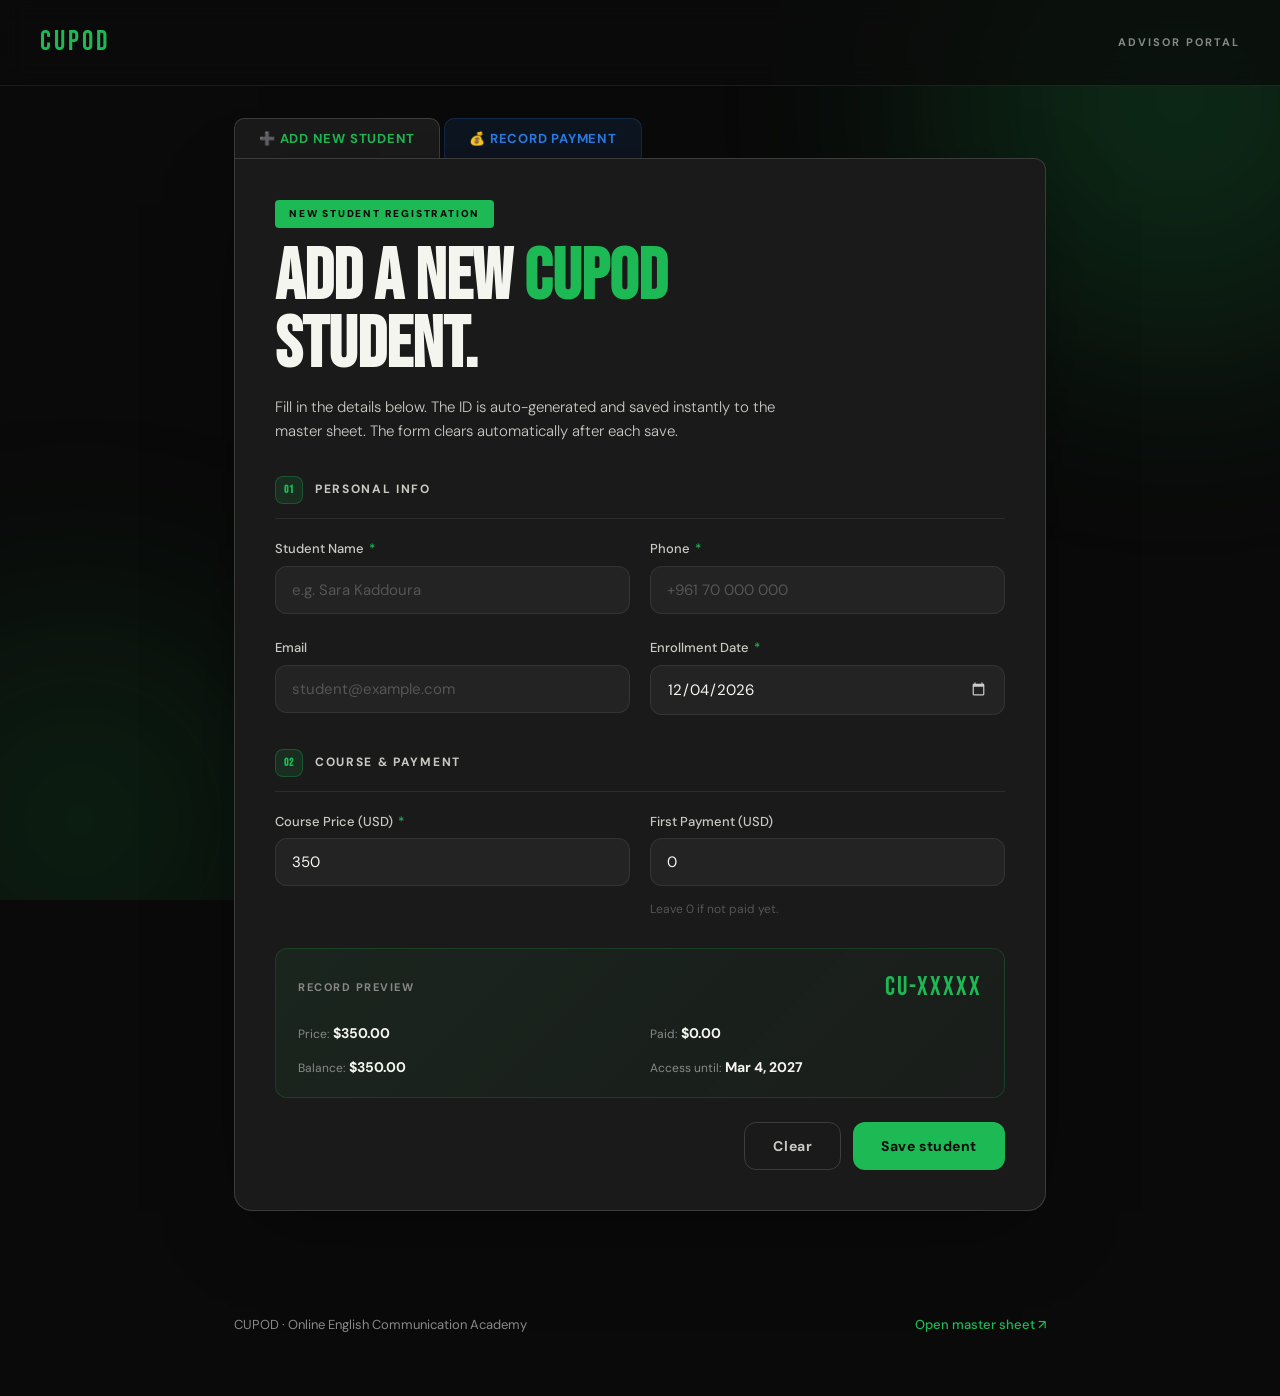
<file: index.html>
<!DOCTYPE html>
<html lang="en">
<head>
<meta charset="UTF-8"/>
<meta name="viewport" content="width=device-width, initial-scale=1.0"/>
<title>CUPOD — Advisor Portal</title>
<link href="https://fonts.googleapis.com/css2?family=Bebas+Neue&family=DM+Sans:wght@300;400;500;700;900&display=swap" rel="stylesheet"/>
<style>
*{box-sizing:border-box;margin:0;padding:0}
:root{
  --green:#1DB954;--gl:#24e066;--black:#0a0a0a;--dark2:#1a1a1a;--dark3:#232323;
  --line:rgba(255,255,255,0.08);--line2:rgba(255,255,255,0.15);
  --white:#f5f5f0;--g1:#c9c9c4;--g2:#888;--g3:#555;
  --red:#ff5a5a;--blue:#2C7BE5;--bl:#4d94ff;--r:12px;--rl:18px;
}
html{scroll-behavior:smooth}
body{background:var(--black);color:var(--white);font-family:'DM Sans',system-ui,sans-serif;
  font-size:16px;line-height:1.6;min-height:100vh;overflow-x:hidden}
.bg{position:fixed;inset:0;z-index:0;overflow:hidden;pointer-events:none}
.orb{position:absolute;border-radius:50%;filter:blur(120px);opacity:.18}
.o1{width:500px;height:500px;background:var(--green);top:-150px;right:-150px;animation:f1 22s ease-in-out infinite}
.o2{width:400px;height:400px;background:#1a8c3f;bottom:-120px;left:-120px;animation:f2 26s ease-in-out infinite}
@keyframes f1{0%,100%{transform:translate(0,0)}50%{transform:translate(-40px,40px)}}
@keyframes f2{0%,100%{transform:translate(0,0)}50%{transform:translate(60px,-30px)}}

/* NAV */
nav{position:relative;z-index:10;display:flex;align-items:center;justify-content:space-between;
  padding:20px 40px;border-bottom:1px solid var(--line);background:rgba(10,10,10,.7);backdrop-filter:blur(12px)}
.logo{font-family:'Bebas Neue',sans-serif;font-size:28px;letter-spacing:3px;color:var(--green)}
.nav-tag{font-size:11px;font-weight:700;letter-spacing:.18em;color:var(--g2);text-transform:uppercase}

/* TABS */
.tabs-bar{position:relative;z-index:1;display:flex;gap:4px;max-width:860px;margin:32px auto 0;padding:0 24px}
.tab-btn{font-family:inherit;font-size:13px;font-weight:700;letter-spacing:.06em;
  padding:11px 24px;border-radius:10px 10px 0 0;border:1px solid transparent;border-bottom:none;
  cursor:pointer;transition:all .2s;text-transform:uppercase}
.tab-btn.tadd{background:rgba(29,185,84,.1);color:var(--green);border-color:rgba(29,185,84,.2)}
.tab-btn.tadd.active{background:var(--dark2);border-color:var(--line2)}
.tab-btn.tpay{background:rgba(44,123,229,.1);color:var(--blue);border-color:rgba(44,123,229,.2)}
.tab-btn.tpay.active{background:var(--dark2);border-color:var(--line2)}
.tab-btn:not(.active):hover{opacity:.75}

/* WRAP */
.wrap{position:relative;z-index:1;max-width:860px;margin:0 auto;padding:0 24px 80px}
.panel{background:var(--dark2);border:1px solid var(--line2);
  border-radius:0 12px 18px 18px;padding:40px;
  box-shadow:0 24px 80px -24px rgba(0,0,0,.5)}
.panel.hidden{display:none}

/* HERO */
.hero{margin-bottom:32px}
.badge{display:inline-block;font-size:10px;font-weight:900;letter-spacing:.18em;
  padding:6px 14px;border-radius:4px;margin-bottom:16px}
.bdg-g{background:var(--green);color:var(--black)}
.bb{background:var(--blue);color:#fff}
h1{font-family:'Bebas Neue',sans-serif;font-size:clamp(40px,7vw,72px);line-height:.95;margin-bottom:14px}
h1 em{color:var(--green);font-style:normal}
h1 em.b{color:var(--blue)}
.sub{color:var(--g1);font-size:15px;font-weight:300;max-width:520px;line-height:1.65}

/* SECTIONS */
.fsec{margin-bottom:28px}
.stitle{font-size:12px;font-weight:700;letter-spacing:.14em;color:var(--g1);text-transform:uppercase;
  display:flex;align-items:center;gap:12px;padding-bottom:14px;border-bottom:1px solid var(--line);margin-bottom:20px}
.sn{display:inline-flex;align-items:center;justify-content:center;width:28px;height:28px;
  background:rgba(29,185,84,.12);color:var(--green);border:1px solid rgba(29,185,84,.3);
  border-radius:8px;font-size:11px;font-weight:900;font-family:'Bebas Neue',sans-serif;letter-spacing:1px}
.sn.b{background:rgba(44,123,229,.12);color:var(--blue);border-color:rgba(44,123,229,.3)}

/* FIELDS */
.g2{display:grid;grid-template-columns:repeat(2,1fr);gap:18px 20px}
.field{display:flex;flex-direction:column;gap:6px}
label{font-size:13px;font-weight:500;color:var(--g1)}
.rq{color:var(--green);margin-left:2px}
.rqb{color:var(--blue);margin-left:2px}
input{background:var(--dark3);border:1px solid var(--line);border-radius:var(--r);
  padding:13px 16px;color:var(--white);font-family:inherit;font-size:15px;outline:none;width:100%;
  transition:border-color .2s,box-shadow .2s}
input::placeholder{color:var(--g3)}
input:focus{border-color:var(--green);background:var(--black);box-shadow:0 0 0 3px rgba(29,185,84,.12)}
input.fb:focus{border-color:var(--blue);box-shadow:0 0 0 3px rgba(44,123,229,.12)}
input.bad{border-color:var(--red);box-shadow:0 0 0 3px rgba(255,90,90,.1)}
input::-webkit-calendar-picker-indicator{filter:invert(1) brightness(.8);cursor:pointer}
.hint{font-size:12px;color:var(--g3);margin-top:2px}
.ferr{font-size:12px;color:var(--red);min-height:0;max-height:0;overflow:hidden;transition:max-height .25s}
.ferr.on{max-height:28px;margin-top:2px}

/* PREVIEW */
.preview{background:linear-gradient(135deg,rgba(29,185,84,.07),rgba(29,185,84,.02));
  border:1px solid rgba(29,185,84,.2);border-radius:var(--r);padding:18px 22px;margin:20px 0 24px}
.ph{display:flex;justify-content:space-between;align-items:center;margin-bottom:12px}
.pl{font-size:11px;font-weight:700;letter-spacing:.14em;color:var(--g2);text-transform:uppercase}
.pid{font-family:'Bebas Neue',sans-serif;font-size:26px;letter-spacing:2px;color:var(--green)}
.pg{display:grid;grid-template-columns:repeat(2,1fr);gap:8px 20px}
.pk{font-size:12px;color:var(--g2);margin-right:4px}
.pv{font-size:14px;font-weight:700;color:var(--white)}

/* LOOKUP BOX */
.lbox{background:rgba(44,123,229,.05);border:1px solid rgba(44,123,229,.2);
  border-radius:var(--r);padding:20px;margin-bottom:24px}
.lrow{display:flex;gap:10px;align-items:flex-end}
.lrow .field{flex:1}
.lbtn{font-family:inherit;font-size:13px;font-weight:700;padding:13px 20px;
  background:var(--blue);color:#fff;border:none;border-radius:var(--r);
  cursor:pointer;white-space:nowrap;transition:background .2s,transform .12s;flex-shrink:0}
.lbtn:hover{background:var(--bl);transform:translateY(-1px)}
.lbtn:disabled{opacity:.6;cursor:not-allowed}
.sfound{margin-top:14px;padding:14px 16px;background:rgba(29,185,84,.08);
  border:1px solid rgba(29,185,84,.25);border-radius:10px;font-size:14px;line-height:1.8;display:none}
.sfound.show{display:block}
.sfname{font-weight:700;color:var(--white);font-size:15px}
.sfbal{color:var(--green);font-weight:700}
.sfno{margin-top:14px;padding:12px 16px;background:rgba(255,90,90,.08);
  border:1px solid rgba(255,90,90,.2);border-radius:10px;font-size:13px;color:#ff8080;display:none}
.sfno.show{display:block}

/* SLOTS */
.slots{display:flex;gap:6px;margin-top:8px}
.slot{width:28px;height:6px;border-radius:3px;background:var(--dark3);border:1px solid var(--line2)}
.slot.used{background:var(--green)}
.slot.next{background:rgba(44,123,229,.5);border-color:var(--blue)}

/* ACTIONS */
.actions{display:flex;justify-content:flex-end;gap:12px;margin-top:24px}
.btn{font-family:inherit;font-size:14px;font-weight:700;letter-spacing:.04em;padding:14px 28px;
  border-radius:var(--r);cursor:pointer;border:none;
  transition:transform .12s,background .2s,opacity .2s;display:inline-flex;align-items:center;gap:8px}
.btn:disabled{cursor:not-allowed;opacity:.7}
.btn-g{background:transparent;color:var(--g1);border:1px solid var(--line2)}
.btn-g:hover{background:var(--dark3);color:var(--white)}
.btn-green{background:var(--green);color:var(--black)}
.btn-green:hover:not(:disabled){background:var(--gl);transform:translateY(-1px)}
.btn-blue{background:var(--blue);color:#fff}
.btn-blue:hover:not(:disabled){background:var(--bl);transform:translateY(-1px)}
.spin{display:none;width:14px;height:14px;border:2px solid rgba(255,255,255,.3);
  border-top-color:#fff;border-radius:50%;animation:spin .8s linear infinite}
.btn-green .spin{border-color:rgba(0,0,0,.2);border-top-color:#000}
.btn.loading .spin{display:inline-block}
.btn.loading .lbl{opacity:.7}
@keyframes spin{to{transform:rotate(360deg)}}

/* DEBUG */
.debug{background:rgba(255,200,0,.06);border:1px solid rgba(255,200,0,.25);border-radius:10px;
  padding:14px 16px;margin-top:16px;font-size:12px;color:#ffd060;line-height:1.85;
  font-family:monospace;white-space:pre-wrap;word-break:break-all;display:none}
.debug.show{display:block}

footer{position:relative;z-index:1;max-width:860px;margin:24px auto 0;padding:0 24px 60px;
  display:flex;justify-content:space-between;flex-wrap:wrap;gap:10px;font-size:13px;color:var(--g2)}
footer a{color:var(--green);text-decoration:none;font-weight:500}

/* TOAST */
.toast{position:fixed;bottom:28px;left:50%;transform:translateX(-50%) translateY(120%);
  background:var(--dark2);border:1px solid var(--line2);border-radius:var(--r);
  box-shadow:0 16px 60px rgba(0,0,0,.5);padding:14px 20px 14px 16px;
  display:flex;gap:14px;align-items:center;min-width:280px;z-index:9999;
  transition:transform .35s cubic-bezier(.2,.9,.3,1.2),opacity .25s;opacity:0}
.toast.show{transform:translateX(-50%) translateY(0);opacity:1}
.toast.et{border-color:rgba(255,90,90,.4)}
.ti{width:30px;height:30px;background:var(--green);color:#000;border-radius:50%;
  display:flex;align-items:center;justify-content:center;font-weight:900;flex-shrink:0;font-size:15px}
.toast.et .ti{background:var(--red);color:#fff}
.tt{font-weight:700;font-size:14px}
.tm{font-size:13px;color:var(--g1)}

/* MODAL */
.modal{position:fixed;inset:0;z-index:999;display:none;align-items:center;justify-content:center;padding:24px}
.modal.show{display:flex;animation:mf .3s ease}
@keyframes mf{from{opacity:0}to{opacity:1}}
.mbd{position:absolute;inset:0;background:rgba(0,0,0,.75);backdrop-filter:blur(6px)}
.mc{position:relative;background:var(--dark2);border:1px solid var(--line2);
  border-radius:var(--rl);padding:40px;max-width:460px;width:100%;text-align:center;
  animation:mp .35s cubic-bezier(.2,.9,.3,1.2)}
@keyframes mp{from{transform:scale(.92);opacity:0}to{transform:scale(1);opacity:1}}
.mck{width:72px;height:72px;border-radius:50%;display:flex;align-items:center;justify-content:center;
  margin:0 auto 20px;font-size:36px;font-weight:900;animation:cp .5s cubic-bezier(.2,.9,.3,1.2)}
.mck.gr{background:var(--green);color:#000}
.mck.bl{background:var(--blue);color:#fff}
@keyframes cp{0%{transform:scale(0)}60%{transform:scale(1.15)}100%{transform:scale(1)}}
.mc h3{font-family:'Bebas Neue',sans-serif;font-size:32px;letter-spacing:1px;margin-bottom:16px}
.md{background:var(--dark3);border-radius:var(--r);padding:16px;margin-bottom:24px;
  text-align:left;font-size:14px;line-height:1.9;color:var(--g1)}
.md strong{color:var(--white)}
.mid{font-weight:700;font-size:15px}
.mid.gr{color:var(--green)}
.mid.bl{color:var(--blue)}
.ma{display:flex;gap:10px;justify-content:center}

@media(max-width:700px){
  nav{padding:14px 18px}
  .tabs-bar{padding:0 16px;margin-top:20px}
  .tab-btn{padding:8px 14px;font-size:12px}
  .wrap{padding:0 16px 60px}
  .panel{padding:22px;border-radius:0 10px 16px 16px}
  .g2{grid-template-columns:1fr}
  .pg{grid-template-columns:1fr}
  .actions{flex-direction:column-reverse}
  .btn{width:100%;justify-content:center}
  .lrow{flex-direction:column}
  .lbtn{width:100%}
  .ma{flex-direction:column-reverse}
  .ma .btn{width:100%}
}
</style>
</head>
<body>

<div class="bg" aria-hidden="true">
  <div class="orb o1"></div>
  <div class="orb o2"></div>
</div>

<nav>
  <div class="logo">CUPOD</div>
  <div class="nav-tag">Advisor Portal</div>
</nav>

<!-- TABS -->
<div class="tabs-bar">
  <button class="tab-btn tadd active" id="tabAdd" onclick="switchTab('add')">➕ Add New Student</button>
  <button class="tab-btn tpay"        id="tabPay" onclick="switchTab('pay')">💰 Record Payment</button>
</div>

<div class="wrap">

  <!-- ══════════════════════════════
       TAB 1: ADD NEW STUDENT
       ══════════════════════════════ -->
  <div class="panel" id="panelAdd">
    <div class="hero">
      <div class="badge bdg-g">NEW STUDENT REGISTRATION</div>
      <h1>Add a new <em>CUPOD</em><br>student.</h1>
      <p class="sub">Fill in the details below. The ID is auto-generated and saved instantly to the master sheet. The form clears automatically after each save.</p>
    </div>

    <form id="addForm" novalidate>
      <div class="fsec">
        <h2 class="stitle"><span class="sn">01</span>Personal Info</h2>
        <div class="g2">
          <div class="field">
            <label for="sName">Student Name <span class="rq">*</span></label>
            <input type="text" id="sName" required maxlength="80" autocomplete="name" placeholder="e.g. Sara Kaddoura"/>
            <div class="ferr" id="e-sName"></div>
          </div>
          <div class="field">
            <label for="sPhone">Phone <span class="rq">*</span></label>
            <input type="tel" id="sPhone" required maxlength="30" autocomplete="tel" placeholder="+961 70 000 000"/>
            <div class="ferr" id="e-sPhone"></div>
          </div>
          <div class="field">
            <label for="sEmail">Email</label>
            <input type="email" id="sEmail" maxlength="120" autocomplete="email" placeholder="student@example.com"/>
            <div class="ferr" id="e-sEmail"></div>
          </div>
          <div class="field">
            <label for="sDate">Enrollment Date <span class="rq">*</span></label>
            <input type="date" id="sDate" required/>
            <div class="ferr" id="e-sDate"></div>
          </div>
        </div>
      </div>

      <div class="fsec">
        <h2 class="stitle"><span class="sn">02</span>Course & Payment</h2>
        <div class="g2">
          <div class="field">
            <label for="sPrice">Course Price (USD) <span class="rq">*</span></label>
            <input type="number" id="sPrice" required min="0" max="10000" value="350"/>
            <div class="ferr" id="e-sPrice"></div>
          </div>
          <div class="field">
            <label for="sPay">First Payment (USD)</label>
            <input type="number" id="sPay" min="0" max="10000" value="0"/>
            <div class="ferr" id="e-sPay"></div>
            <div class="hint">Leave 0 if not paid yet.</div>
          </div>
        </div>
      </div>

      <div class="preview">
        <div class="ph"><span class="pl">Record Preview</span><span class="pid">CU-XXXXX</span></div>
        <div class="pg">
          <div><span class="pk">Price:</span><span class="pv" id="pvT">$0.00</span></div>
          <div><span class="pk">Paid:</span><span class="pv" id="pvP">$0.00</span></div>
          <div><span class="pk">Balance:</span><span class="pv" id="pvB">$0.00</span></div>
          <div><span class="pk">Access until:</span><span class="pv" id="pvA">—</span></div>
        </div>
      </div>

      <div class="debug" id="dbAdd"></div>

      <div class="actions">
        <button type="button" class="btn btn-g" onclick="clearAdd()">Clear</button>
        <button type="submit" class="btn btn-green" id="btnAdd">
          <span class="lbl">Save student</span><span class="spin"></span>
        </button>
      </div>
    </form>
  </div>

  <!-- ══════════════════════════════
       TAB 2: RECORD PAYMENT
       ══════════════════════════════ -->
  <div class="panel hidden" id="panelPay">
    <div class="hero">
      <div class="badge bb">RECORD A PAYMENT</div>
      <h1>Add a <em class="b">payment</em><br>to a student.</h1>
      <p class="sub">Enter the student ID to look them up, then record their payment amount and date.</p>
    </div>

    <!-- STEP 1: LOOKUP -->
    <div class="lbox">
      <h2 class="stitle"><span class="sn b">01</span>Find the Student</h2>
      <div class="lrow">
        <div class="field">
          <label for="lkId">Student ID</label>
          <input type="text" id="lkId" class="fb" placeholder="e.g. CU00045" maxlength="20"/>
        </div>
        <button type="button" class="lbtn" id="lkBtn" onclick="lookupStudent()">Look up →</button>
      </div>
      <div class="sfound" id="sfound"></div>
      <div class="sfno"   id="sfno">No student found with that ID. Check and try again.</div>
    </div>

    <!-- STEP 2: PAYMENT DETAILS (shown after lookup) -->
    <div id="payForm" style="display:none">
      <div class="fsec">
        <h2 class="stitle"><span class="sn b">02</span>Payment Details</h2>
        <div class="g2">
          <div class="field">
            <label for="pAmt">Amount (USD) <span class="rqb">*</span></label>
            <input type="number" id="pAmt" class="fb" required min="1" max="10000" placeholder="e.g. 150"/>
            <div class="ferr" id="e-pAmt"></div>
          </div>
          <div class="field">
            <label for="pDate">Payment Date <span class="rqb">*</span></label>
            <input type="date" id="pDate" class="fb" required/>
            <div class="ferr" id="e-pDate"></div>
          </div>
        </div>
        <div style="margin-top:14px">
          <div class="hint" style="font-size:13px;color:var(--g1);margin-bottom:6px">Payment slot:</div>
          <div class="slots">
            <div class="slot" id="sl1"></div>
            <div class="slot" id="sl2"></div>
            <div class="slot" id="sl3"></div>
          </div>
          <div class="hint" style="margin-top:6px" id="slHint"></div>
        </div>
      </div>

      <div class="debug" id="dbPay"></div>

      <div class="actions">
        <button type="button" class="btn btn-g" onclick="clearPay()">Cancel</button>
        <button type="button" class="btn btn-blue" id="btnPay" onclick="submitPayment()">
          <span class="lbl">Record payment</span><span class="spin"></span>
        </button>
      </div>
    </div>

  </div>
</div>

<footer>
  <span>CUPOD · Online English Communication Academy</span>
  <a id="sheetLink" href="https://docs.google.com/spreadsheets/d/1c5PS0vxg0dJYa8DAupnONGgP_cOnYeWA8XIiCJ7zcsw/edit" target="_blank" rel="noopener">Open master sheet ↗</a>
</footer>

<!-- TOAST -->
<div class="toast" id="toast" aria-live="polite">
  <div class="ti" id="ti">✓</div>
  <div><div class="tt" id="tt"></div><div class="tm" id="tm"></div></div>
</div>

<!-- MODAL -->
<div class="modal" id="modal">
  <div class="mbd" onclick="closeModal()"></div>
  <div class="mc">
    <div class="mck" id="mck">✓</div>
    <h3 id="mh"></h3>
    <div class="md" id="md"></div>
    <div class="ma">
      <button class="btn btn-g" id="mab" onclick="doAnother()">Add another</button>
      <button class="btn" id="mcb" onclick="closeModal()">Done</button>
    </div>
  </div>
</div>

<script>
// ── YOUR CONFIG ────────────────────────────────────────────
const SCRIPT_URL = 'https://script.google.com/macros/s/AKfycbws35PehUyQ5kCtwT7PiosIzIRe1bNvBIvnBKvad1EBw7Obh6CwT191UMUj8jIgNOMT/exec';
const ACCESS_DAYS = 90;
// ──────────────────────────────────────────────────────────

let foundStudent = null;
let afterModal   = null;

// ── INIT ──────────────────────────────────────────────────
document.addEventListener('DOMContentLoaded', () => {
  setToday('sDate');
  setToday('pDate');
  ['sPrice','sPay','sDate'].forEach(id => document.getElementById(id).addEventListener('input', updatePreview));
  updatePreview();
  document.getElementById('addForm').querySelectorAll('input').forEach(inp => {
    inp.addEventListener('blur',  () => vf(inp));
    inp.addEventListener('input', () => inp.classList.contains('bad') && vf(inp));
  });
  document.getElementById('addForm').addEventListener('submit', handleAdd);
  document.getElementById('lkId').addEventListener('keydown', e => e.key==='Enter' && lookupStudent());
  document.addEventListener('keydown', e => e.key==='Escape' && closeModal());
});

// ── TABS ──────────────────────────────────────────────────
function switchTab(t) {
  ['add','pay'].forEach(x => {
    document.getElementById('tab'+cap(x)).classList.toggle('active', x===t);
    document.getElementById('panel'+cap(x)).classList.toggle('hidden', x!==t);
  });
}
function cap(s){ return s.charAt(0).toUpperCase()+s.slice(1); }

// ── PREVIEW ───────────────────────────────────────────────
function updatePreview() {
  const p = parseFloat(document.getElementById('sPrice').value)||0;
  const a = parseFloat(document.getElementById('sPay').value)||0;
  const d = document.getElementById('sDate').value;
  document.getElementById('pvT').textContent = '$'+p.toFixed(2);
  document.getElementById('pvP').textContent = '$'+a.toFixed(2);
  document.getElementById('pvB').textContent = '$'+Math.max(0,p-a).toFixed(2);
  if(d){
    const dt=new Date(d+'T00:00:00'); dt.setDate(dt.getDate()+ACCESS_DAYS);
    document.getElementById('pvA').textContent=dt.toLocaleDateString('en-US',{month:'short',day:'numeric',year:'numeric'});
  } else document.getElementById('pvA').textContent='—';
}

// ── VALIDATION ────────────────────────────────────────────
function vf(inp) {
  const id=inp.id, val=inp.value.trim(), err=document.getElementById('e-'+id);
  let msg='';
  if(inp.required&&!val)                                                     msg='Required';
  else if(id==='sName'&&val&&val.length<2)                                   msg='Name too short';
  else if(id==='sPhone'&&(val.match(/\d/g)||[]).length<6)                    msg='Enter a valid phone number';
  else if(id==='sEmail'&&val&&!/^[^\s@]+@[^\s@]+\.[^\s@]+$/.test(val))      msg='Invalid email';
  else if(id==='sPrice'&&(isNaN(parseFloat(val))||parseFloat(val)<0))        msg='Must be a positive number';
  else if(id==='sPay'&&val){
    const pay=parseFloat(val),price=parseFloat(document.getElementById('sPrice').value)||0;
    if(isNaN(pay)||pay<0) msg='Must be positive'; else if(pay>price) msg='Cannot exceed course price';
  }
  if(msg){ inp.classList.add('bad'); if(err){err.textContent=msg;err.classList.add('on');} return false; }
  inp.classList.remove('bad'); if(err){err.textContent='';err.classList.remove('on');} return true;
}

function vAll() {
  let ok=true,first=null;
  document.getElementById('addForm').querySelectorAll('input').forEach(inp=>{
    if(!vf(inp)){ if(!first)first=inp; ok=false; }
  });
  if(first)first.focus(); return ok;
}

// ── ADD STUDENT ───────────────────────────────────────────
async function handleAdd(e) {
  e.preventDefault();
  if(!vAll()){ showToast('err','Fix the errors','Check highlighted fields.'); return; }

  const btn = document.getElementById('btnAdd');
  btn.classList.add('loading'); btn.disabled=true;

  const data = {
    action:'addStudent',
    studentName: document.getElementById('sName').value.trim(),
    email:       document.getElementById('sEmail').value.trim(),
    phone:       document.getElementById('sPhone').value.trim(),
    coursePrice: String(parseFloat(document.getElementById('sPrice').value)||0),
    firstPayment:String(parseFloat(document.getElementById('sPay').value)||0),
    enrollDate:  document.getElementById('sDate').value,
    accessDays:  String(ACCESS_DAYS),
  };

  try {
    const r = await call(data,'dbAdd');
    if(r.status==='success'){
      const price=parseFloat(data.coursePrice), paid=parseFloat(data.firstPayment);
      // ✅ AUTO-CLEAR immediately after save
      clearAdd();
      showModal({
        ck:'gr', title:'Student saved!',
        html: '<div class="mid gr">'+esc(r.studentId)+'</div>'+
              '<div><strong>'+esc(data.studentName)+'</strong></div>'+
              '<div>Phone: '+esc(data.phone)+'</div>'+
              '<div>Enrolled: '+esc(data.enrollDate)+'</div>'+
              '<div>Price: $'+price.toFixed(2)+' · Paid: $'+paid.toFixed(2)+' · Balance: $'+(price-paid).toFixed(2)+'</div>',
        aLabel:'Add another', aCls:'btn-g btn-green',
        onA: ()=>{ closeModal(); document.getElementById('sName').focus(); }
      });
      showToast('ok','Saved! '+r.studentId, data.studentName+' added to sheet.');
    } else throw new Error(r.message||'Script error');
  } catch(err){ showToast('err','Could not save',err.message); }
  finally { btn.classList.remove('loading'); btn.disabled=false; }
}

function clearAdd() {
  document.getElementById('addForm').reset();
  setToday('sDate');
  document.getElementById('sPrice').value='350';
  document.getElementById('sPay').value='0';
  document.getElementById('addForm').querySelectorAll('input').forEach(i=>i.classList.remove('bad'));
  document.getElementById('addForm').querySelectorAll('.ferr').forEach(e=>{e.textContent='';e.classList.remove('on');});
  document.getElementById('dbAdd').classList.remove('show');
  updatePreview();
}

// ── LOOKUP STUDENT ────────────────────────────────────────
async function lookupStudent() {
  const rawId = document.getElementById('lkId').value.trim().toUpperCase();
  const btn   = document.getElementById('lkBtn');
  const sfEl  = document.getElementById('sfound');
  const noEl  = document.getElementById('sfno');
  const pfEl  = document.getElementById('payForm');

  if(!rawId){ document.getElementById('lkId').classList.add('bad'); return; }
  document.getElementById('lkId').classList.remove('bad');
  sfEl.classList.remove('show'); noEl.classList.remove('show');
  pfEl.style.display='none'; foundStudent=null;

  btn.disabled=true; btn.textContent='Looking up...';

  try {
    const r = await call({action:'lookupStudent', studentId:rawId}, 'dbPay');
    if(r.status==='success'&&r.student){
      foundStudent = r.student;
      const s=r.student, used=parseInt(s.paymentSlotsFilled)||0, next=used+1;

      // Update slot indicators
      for(let i=1;i<=3;i++){
        const el=document.getElementById('sl'+i);
        el.className='slot';
        if(i<=used) el.classList.add('used');
        else if(i===next) el.classList.add('next');
      }
      document.getElementById('slHint').textContent =
        used===3 ? '⚠️ All 3 slots are full.' : 'Payment '+next+' of 3 will be recorded.';

      sfEl.innerHTML =
        '<div class="sfname">'+esc(s.name)+'</div>'+
        '<div style="font-size:13px;color:var(--g1)">ID: <strong>'+esc(s.id)+'</strong> · Phone: '+esc(s.phone||'—')+'</div>'+
        '<div style="font-size:13px;color:var(--g1)">Course: $'+parseFloat(s.coursePrice||0).toFixed(2)+
          ' · Paid: $'+parseFloat(s.totalPaid||0).toFixed(2)+
          ' · <span class="sfbal">Balance: $'+parseFloat(s.balance||0).toFixed(2)+'</span></div>'+
        '<div style="font-size:13px;color:var(--g1)">Status: '+(s.status||'—')+'</div>';
      sfEl.classList.add('show');

      if(used<3){ pfEl.style.display='block'; document.getElementById('pAmt').focus(); }
      else showToast('err','All slots full','3 payments already recorded for this student.');

    } else { noEl.classList.add('show'); foundStudent=null; }
  } catch(err){ noEl.textContent='Error: '+err.message; noEl.classList.add('show'); }
  finally { btn.disabled=false; btn.textContent='Look up →'; }
}

// ── RECORD PAYMENT ────────────────────────────────────────
async function submitPayment() {
  if(!foundStudent){ showToast('err','No student','Look up a student first.'); return; }

  const amtEl=document.getElementById('pAmt'), dtEl=document.getElementById('pDate');
  const amtEr=document.getElementById('e-pAmt'), dtEr=document.getElementById('e-pDate');
  let ok=true;

  const amt=parseFloat(amtEl.value);
  if(!amtEl.value||isNaN(amt)||amt<=0){
    amtEl.classList.add('bad'); amtEr.textContent='Enter a valid amount'; amtEr.classList.add('on'); ok=false;
  } else { amtEl.classList.remove('bad'); amtEr.textContent=''; amtEr.classList.remove('on'); }

  if(!dtEl.value){
    dtEl.classList.add('bad'); dtEr.textContent='Date is required'; dtEr.classList.add('on'); ok=false;
  } else { dtEl.classList.remove('bad'); dtEr.textContent=''; dtEr.classList.remove('on'); }

  if(!ok) return;

  const btn=document.getElementById('btnPay');
  btn.classList.add('loading'); btn.disabled=true;

  try {
    const r = await call({
      action:'recordPayment',
      studentId:   foundStudent.id,
      amount:      String(amt),
      paymentDate: dtEl.value,
    }, 'dbPay');

    if(r.status==='success'){
      showModal({
        ck:'bl', title:'Payment recorded!',
        html: '<div class="mid bl">Payment '+r.slotUsed+' of 3</div>'+
              '<div><strong>'+esc(foundStudent.name)+'</strong> ('+esc(foundStudent.id)+')</div>'+
              '<div>Amount: <strong>$'+amt.toFixed(2)+'</strong></div>'+
              '<div>Date: '+esc(dtEl.value)+'</div>'+
              '<div>New balance: $'+parseFloat(r.newBalance||0).toFixed(2)+'</div>',
        aLabel:'Record another', aCls:'btn-g',
        onA: ()=>{ closeModal(); clearPay(); switchTab('pay'); }
      });
      showToast('ok','Payment saved!','$'+amt.toFixed(2)+' for '+foundStudent.name);
      clearPay();
    } else throw new Error(r.message||'Script error');
  } catch(err){ showToast('err','Could not record',err.message); }
  finally { btn.classList.remove('loading'); btn.disabled=false; }
}

function clearPay() {
  document.getElementById('lkId').value='';
  document.getElementById('lkId').classList.remove('bad');
  document.getElementById('sfound').classList.remove('show');
  document.getElementById('sfno').classList.remove('show');
  document.getElementById('payForm').style.display='none';
  document.getElementById('pAmt').value='';
  setToday('pDate');
  document.getElementById('dbPay').classList.remove('show');
  ['e-pAmt','e-pDate'].forEach(id=>{const e=document.getElementById(id);e.textContent='';e.classList.remove('on');});
  ['pAmt','pDate'].forEach(id=>document.getElementById(id).classList.remove('bad'));
  foundStudent=null;
}

// ── CALL APPS SCRIPT ─────────────────────────────────────
async function call(data, dbId) {
  const dbEl = document.getElementById(dbId);
  const url  = SCRIPT_URL+'?'+new URLSearchParams(data).toString();
  if(dbEl){ dbEl.textContent='📤 Sending...\n'+JSON.stringify(data,null,2); dbEl.classList.add('show'); }
  const res  = await fetch(url,{method:'GET',redirect:'follow'});
  const text = await res.text();
  if(dbEl) dbEl.textContent='📤 Sent:\n'+JSON.stringify(data,null,2)+'\n\n📥 Reply:\n'+text;
  let r; try{r=JSON.parse(text);}catch{throw new Error('Bad response: '+text.slice(0,150));}
  return r;
}

// ── MODAL ─────────────────────────────────────────────────
function showModal({ck,title,html,aLabel,aCls,onA}){
  document.getElementById('mck').className='mck '+ck;
  document.getElementById('mck').textContent='✓';
  document.getElementById('mh').textContent=title;
  document.getElementById('md').innerHTML=html;
  const ab=document.getElementById('mab');
  ab.textContent=aLabel; ab.className='btn '+(aCls||'btn-g');
  afterModal=onA;
  const cb=document.getElementById('mcb');
  cb.className='btn '+(ck==='gr'?'btn-green':'btn-blue');
  document.getElementById('modal').classList.add('show');
}
function doAnother(){ if(afterModal) afterModal(); }
function closeModal(){ document.getElementById('modal').classList.remove('show'); }

// ── TOAST ─────────────────────────────────────────────────
let _tt;
function showToast(type,title,msg){
  clearTimeout(_tt);
  const t=document.getElementById('toast');
  t.classList.remove('show','et');
  if(type==='err') t.classList.add('et');
  document.getElementById('ti').textContent=type==='err'?'!':'✓';
  document.getElementById('tt').textContent=title;
  document.getElementById('tm').textContent=msg;
  requestAnimationFrame(()=>t.classList.add('show'));
  _tt=setTimeout(()=>t.classList.remove('show'),5000);
}

// ── HELPERS ───────────────────────────────────────────────
function setToday(id){
  const t=new Date();
  document.getElementById(id).value=
    t.getFullYear()+'-'+String(t.getMonth()+1).padStart(2,'0')+'-'+String(t.getDate()).padStart(2,'0');
}
function esc(s){ return String(s||'').replace(/&/g,'&amp;').replace(/</g,'&lt;').replace(/>/g,'&gt;'); }
</script>
</body>
</html>
</file>
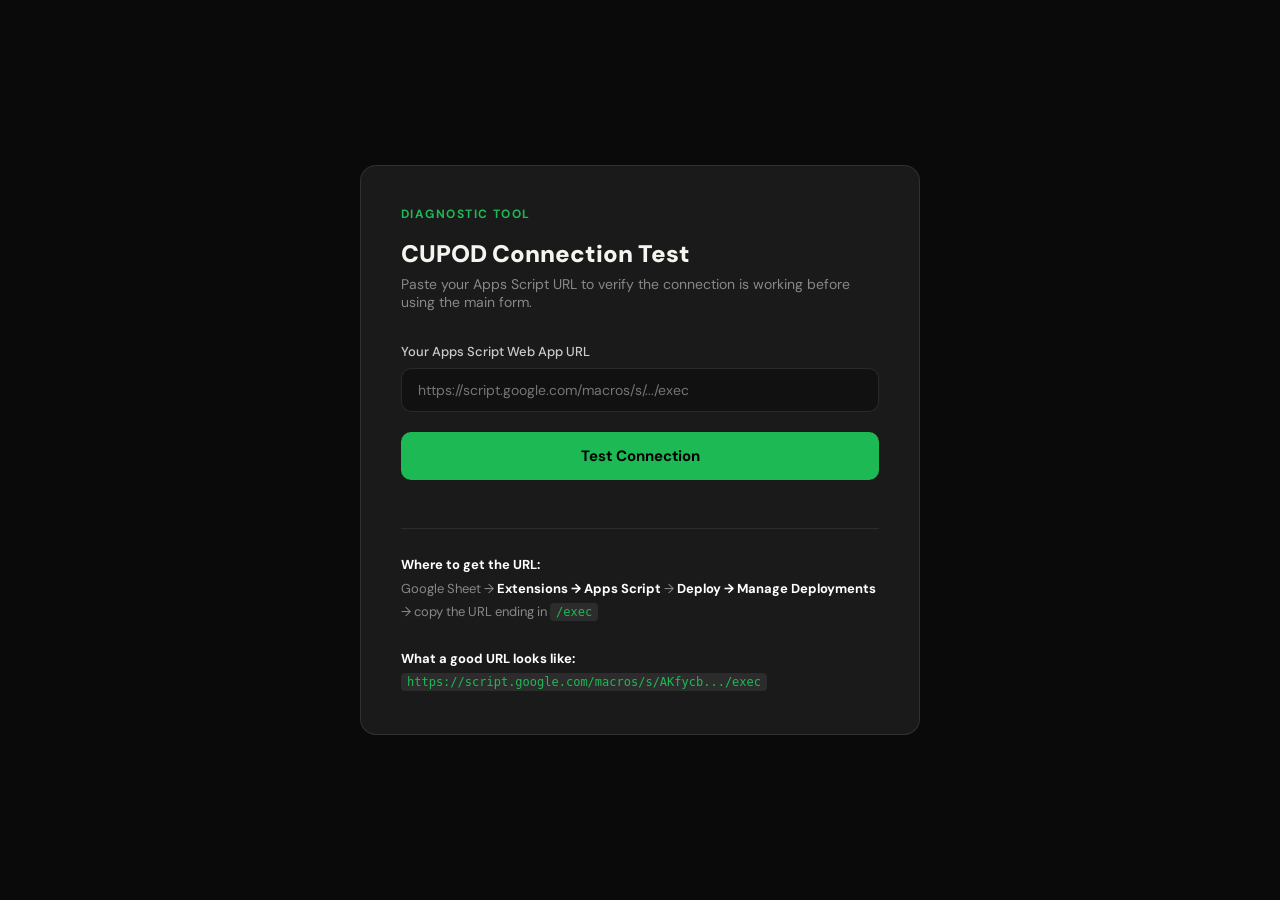
<file: test-connection.html>
<!DOCTYPE html>
<html lang="en">
<head>
<meta charset="UTF-8">
<meta name="viewport" content="width=device-width, initial-scale=1.0">
<title>CUPOD — Connection Test</title>
<link href="https://fonts.googleapis.com/css2?family=DM+Sans:wght@400;500;700;900&display=swap" rel="stylesheet">
<style>
  * { box-sizing: border-box; margin: 0; padding: 0; }
  body { background: #0a0a0a; color: #f5f5f0; font-family: 'DM Sans', sans-serif;
         min-height: 100vh; display: flex; align-items: center; justify-content: center; padding: 24px; }
  .card { background: #1a1a1a; border: 1px solid rgba(255,255,255,0.1); border-radius: 16px;
          padding: 40px; max-width: 560px; width: 100%; }
  h1 { font-size: 24px; font-weight: 900; margin-bottom: 6px; }
  .sub { color: #888; font-size: 14px; margin-bottom: 32px; }
  label { font-size: 13px; font-weight: 500; color: #ccc; display: block; margin-bottom: 8px; }
  input { width: 100%; background: #111; border: 1px solid rgba(255,255,255,0.1);
          border-radius: 10px; padding: 12px 16px; color: #fff; font-family: inherit;
          font-size: 14px; outline: none; margin-bottom: 20px; }
  input:focus { border-color: #1DB954; }
  .btn { width: 100%; background: #1DB954; color: #000; font-family: inherit;
         font-size: 15px; font-weight: 700; padding: 14px; border: none; border-radius: 10px;
         cursor: pointer; margin-bottom: 24px; }
  .btn:hover { background: #24e066; }
  .btn:disabled { opacity: 0.6; cursor: not-allowed; }
  .result { border-radius: 10px; padding: 16px; font-size: 14px; line-height: 1.7;
            display: none; word-break: break-all; }
  .result.success { background: rgba(29,185,84,0.1); border: 1px solid rgba(29,185,84,0.3); color: #24e066; }
  .result.error { background: rgba(255,90,90,0.1); border: 1px solid rgba(255,90,90,0.3); color: #ff7070; }
  .result.info { background: rgba(255,255,255,0.05); border: 1px solid rgba(255,255,255,0.1); color: #aaa; }
  .step { font-size: 12px; font-weight: 700; letter-spacing: .12em; color: #1DB954;
          text-transform: uppercase; margin-bottom: 16px; }
  .divider { border: none; border-top: 1px solid rgba(255,255,255,0.08); margin: 24px 0; }
  .what-to-do { font-size: 13px; color: #888; line-height: 1.8; }
  .what-to-do strong { color: #fff; }
  code { background: rgba(255,255,255,0.08); padding: 2px 6px; border-radius: 4px;
         font-family: monospace; font-size: 12px; color: #1DB954; }
</style>
</head>
<body>
<div class="card">
  <div class="step">Diagnostic Tool</div>
  <h1>CUPOD Connection Test</h1>
  <p class="sub">Paste your Apps Script URL to verify the connection is working before using the main form.</p>

  <label for="urlInput">Your Apps Script Web App URL</label>
  <input type="url" id="urlInput" placeholder="https://script.google.com/macros/s/.../exec" />

  <button class="btn" id="testBtn" onclick="runTest()">Test Connection</button>

  <div class="result" id="result"></div>

  <hr class="divider">

  <div class="what-to-do">
    <strong>Where to get the URL:</strong><br>
    Google Sheet → <strong>Extensions → Apps Script</strong> → <strong>Deploy → Manage Deployments</strong> → copy the URL ending in <code>/exec</code>
    <br><br>
    <strong>What a good URL looks like:</strong><br>
    <code>https://script.google.com/macros/s/AKfycb.../exec</code>
  </div>
</div>

<script>
async function runTest() {
  const url = document.getElementById('urlInput').value.trim();
  const btn = document.getElementById('testBtn');
  const result = document.getElementById('result');

  if (!url) {
    showResult('error', '⚠️ Please paste your Apps Script URL first.');
    return;
  }
  if (!url.includes('script.google.com') || !url.includes('/exec')) {
    showResult('error', '⚠️ That URL doesn\'t look right.\nIt should contain "script.google.com" and end with "/exec".');
    return;
  }

  btn.disabled = true;
  btn.textContent = 'Testing...';
  showResult('info', '⏳ Sending test request...');

  try {
    // Test 1: health check (no action param)
    const healthUrl = url + '?t=' + Date.now();
    const health = await fetch(healthUrl, { method: 'GET', redirect: 'follow' });
    const healthText = await health.text();

    let healthJson;
    try { healthJson = JSON.parse(healthText); } catch(e) {
      showResult('error',
        '❌ Got a non-JSON response.\n\n' +
        'This usually means:\n' +
        '• The script has a syntax error\n' +
        '• The deployment type is wrong (must be "Web app")\n' +
        '• "Who has access" is not set to "Anyone"\n\n' +
        'Raw response:\n' + healthText.slice(0, 300));
      return;
    }

    if (healthJson.status !== 'ok') {
      showResult('error', '❌ Script responded but returned an error:\n' + JSON.stringify(healthJson, null, 2));
      return;
    }

    // Test 2: actually write a test student to the sheet
    const params = new URLSearchParams({
      action: 'addStudent',
      studentName: '⚡ Connection Test — DELETE ME',
      email: 'test@cupod.com',
      phone: '+961 00 000 000',
      coursePrice: '0',
      firstPayment: '0',
      enrollDate: new Date().toISOString().slice(0, 10),
      accessDays: '90',
    });

    const writeUrl = url + '?' + params.toString();
    const writeResp = await fetch(writeUrl, { method: 'GET', redirect: 'follow' });
    const writeText = await writeResp.text();
    let writeJson;
    try { writeJson = JSON.parse(writeText); } catch(e) {
      showResult('error', '❌ Could not parse write response:\n' + writeText.slice(0, 300));
      return;
    }

    if (writeJson.status === 'success') {
      // Save URL for the copy button
      document.getElementById('urlInput').dataset.confirmed = url;
      showResult('success',
        '✅ CONNECTION WORKING!\n\n' +
        '• Student ID generated: ' + writeJson.studentId + '\n' +
        '• Written to row: ' + writeJson.rowNumber + '\n\n' +
        '👉 Now open your Google Sheet and DELETE the test row.\n' +
        '👉 Then paste this URL into js/config.js → APPS_SCRIPT_URL\n\n' +
        'Confirmed URL:\n' + url);
    } else {
      showResult('error',
        '❌ Script is reachable but could not write to sheet.\n\n' +
        'Error: ' + writeJson.message + '\n\n' +
        'Most likely: sheet tab name mismatch.\n' +
        'The script expects a tab named exactly:\n"CUPOD Student Tracker"\n\n' +
        'Check the tab name at the bottom of your Google Sheet.');
    }

  } catch (err) {
    showResult('error',
      '❌ Network error — could not reach the script.\n\n' +
      'Check:\n' +
      '• Is the URL correct?\n' +
      '• Is "Who has access" set to "Anyone" (not "Anyone with Google account")?\n' +
      '• Try opening the URL directly in a new browser tab\n\n' +
      'Error: ' + err.message);
  } finally {
    btn.disabled = false;
    btn.textContent = 'Test Connection';
  }
}

function showResult(type, msg) {
  const el = document.getElementById('result');
  el.className = 'result ' + type;
  el.style.display = 'block';
  el.style.whiteSpace = 'pre-wrap';
  el.textContent = msg;
}
</script>
</body>
</html>
</file>
